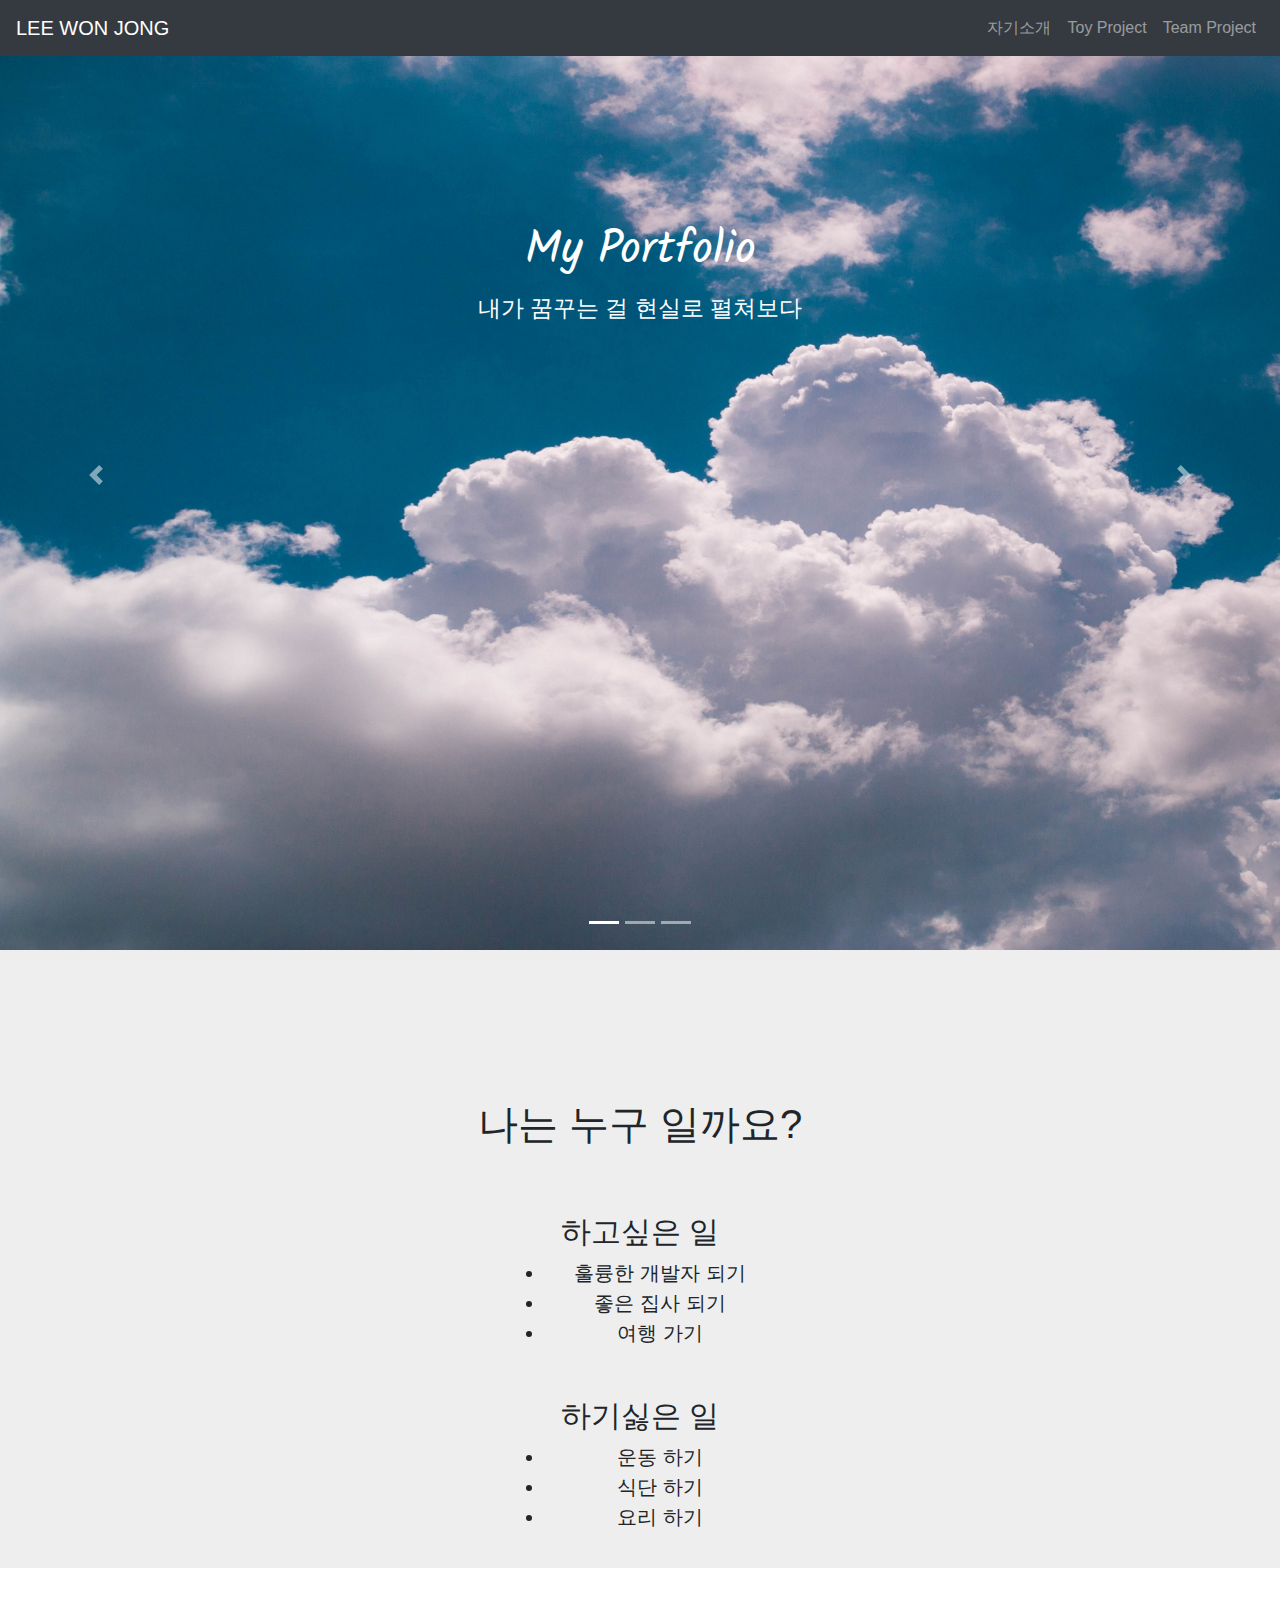
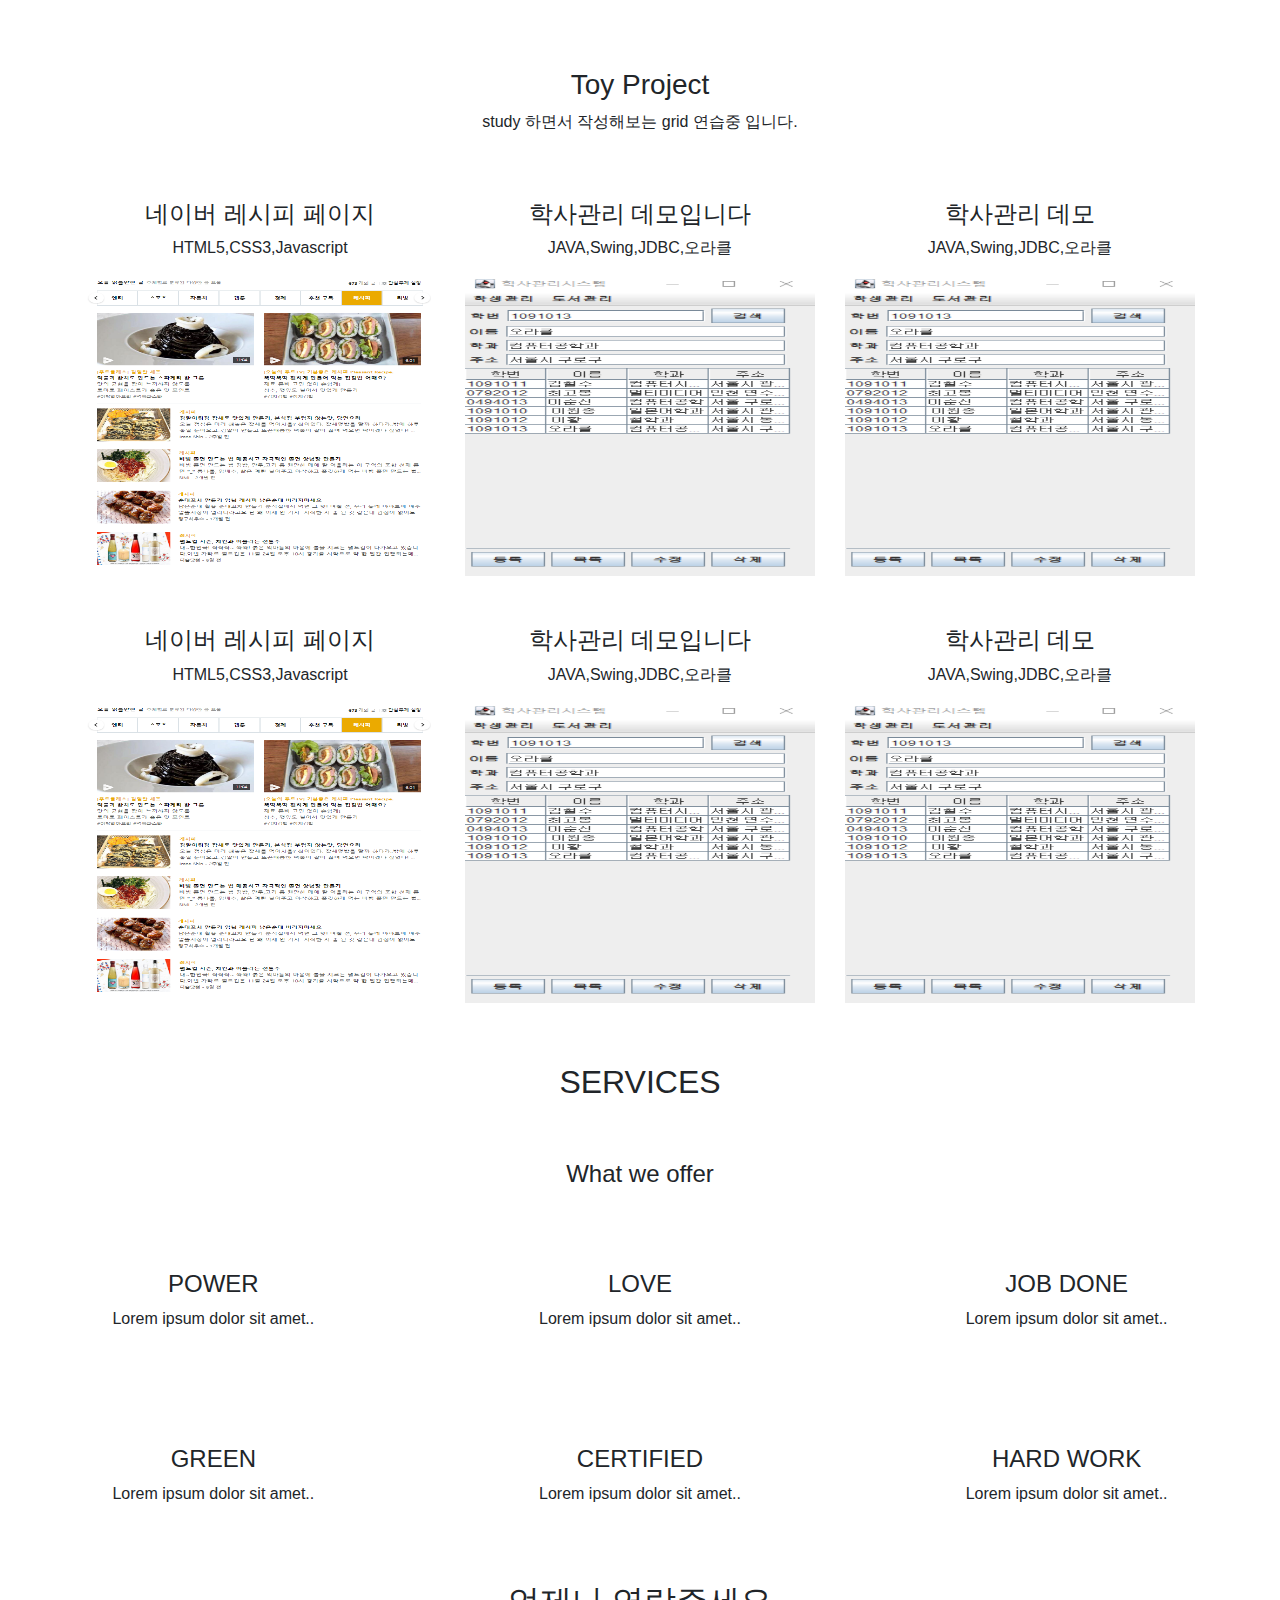
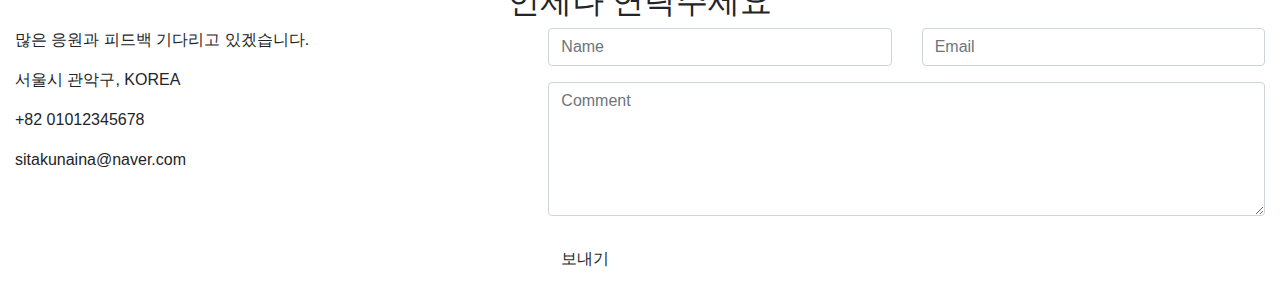
<file: index.html>
<!DOCTYPE html>
<html lang="en">
<head>
    <meta charset="UTF-8">
    <meta http-equiv="X-UA-Compatible" content="IE=edge">
    <meta name="viewport" content="width=device-width, initial-scale=1.0">
    <title>포토폴리오</title>
  <link rel="stylesheet" href="https://cdn.jsdelivr.net/npm/bootstrap@4.6.2/dist/css/bootstrap.min.css">
  <script src="https://cdn.jsdelivr.net/npm/jquery@3.6.1/dist/jquery.min.js"></script>
  <script src="https://cdn.jsdelivr.net/npm/popper.js@1.16.1/dist/umd/popper.min.js"></script>
  <script src="https://cdn.jsdelivr.net/npm/bootstrap@4.6.2/dist/js/bootstrap.bundle.min.js"></script>
  <link rel="stylesheet" href="https://cdnjs.cloudflare.com/ajax/libs/font-awesome/6.2.1/css/all.min.css" integrity="sha512-MV7K8+y+gLIBoVD59lQIYicR65iaqukzvf/nwasF0nqhPay5w/9lJmVM2hMDcnK1OnMGCdVK+iQrJ7lzPJQd1w==" crossorigin="anonymous" referrerpolicy="no-referrer" />
  <link href="https://fonts.googleapis.com/css2?family=Nanum+Brush+Script&family=Solitreo&display=swap" rel="stylesheet">   <!-- 구글폰트 링크 -->
  

  <script>                       // 애니메이션 효과 눌렀을때 스르륵 이동하게 해주는 방법.
    $(document).ready(function(){
      $(".navbar a, footer a[href='#myPage']").on('click', function(event) {
      if (this.hash !== "") {
        event.preventDefault();
        var hash = this.hash;
        $('html, body').animate({
          scrollTop: $(hash).offset().top
        }, 900, function(){
          window.location.hash = hash;
          });
        } 
      });
    })
    $(window).scroll(function() {
      $(".slideanim").each(function(){
        var pos = $(this).offset().top;

        var winTop = $(window).scrollTop();
        if (pos < winTop + 600) {
          $(this).addClass("slide");
        }
      });
    });
    </script>

    <style>
        .container,.container-fluid{padding-top:50px;padding-bottom: 10px;} 
                      /* 오버라이딩 방법. 내가만든 컨테이너가 아니더라도 이런식으로 효과 적용가능. */
        .container h3,h4,.container-fluid h3,h4{padding-top: 50px;}
        .carousel-caption{bottom:62%;}
        .slideanim {visibility:hidden;}
        .slide {
          /* The name of the animation */
          animation-name: slide;
          -webkit-animation-name: slide;
          /* The duration of the animation */
          animation-duration: 1s;
          -webkit-animation-duration: 1s;
          /* Make the element visible */
          visibility: visible;
        }

        /* Go from 0% to 100% opacity (see-through) and specify the percentage from when to slide in the element along the Y-axis */
        @keyframes slide {
          0% {
            opacity: 0;
            transform: translateY(70%);
          }
          100% {
            opacity: 1;
            transform: translateY(0%);
          }
        }
        @-webkit-keyframes slide {
          0% {
            opacity: 0;
            -webkit-transform: translateY(70%);
          }
          100% {
            opacity: 1;
            -webkit-transform: translateY(0%);
          }
        }
    </style>

</head>
<body>
    <!-- 내비게이션 시작. ----------------------------------------------------------------------------------------------------->
    <nav class="navbar navbar-expand-md bg-dark navbar-dark fixed-top">
        <a class="navbar-brand" href="#"><i class="fa-solid fa-user-tie"></i> LEE WON JONG</a>
        <button class="navbar-toggler" type="button" data-toggle="collapse" data-target="#collapsibleNavbar">
          <span class="navbar-toggler-icon"></span>
        </button>
        <div class="collapse navbar-collapse" id="collapsibleNavbar">
          <ul class="navbar-nav ml-auto">   <!--ml-auto 메뉴바 오른쪽 정렬 -->
            <li class="nav-item">
              <a class="nav-link" href="#introduce" data-toggle="collapse" data-target=".navbar-collapse.show">자기소개</a> <!-- href="#" 샷 옆에 이동하고싶은 곳 id 를 작성하면 됨.-->
            </li>
            <li class="nav-item">
              <a class="nav-link" href="#toy" data-toggle="collapse" data-target=".navbar-collapse.show">Toy Project</a>  <!-- data-toggle="collapse" data-target=".navbar-collapse.show 는 메뉴 눌렀을때 사라지게 하는 방법.-->
                                                            
            </li>
            <li class="nav-item">
              <a class="nav-link" href="#" data-toggle="collapse" data-target=".navbar-collapse.show">Team Project</a>
            </li>    
          </ul>
        </div>  
    </nav>
    <!-- 내비게이션 끝.-->
    <!-- carousel 시작.------------------------------------------------------------------------------------------------------------->
    <div id="demo" class="carousel slide" data-ride="carousel">

  <!-- Indicators 여기가 메인 그림창 class="active" 이건 현재 이미지 위치. 밑에 바. data-target="#demo" 는 id를 적어야함.-->  
        <ul class="carousel-indicators">
        <li data-target="#demo" data-slide-to="0" class="active"></li>
        <li data-target="#demo" data-slide-to="1"></li>
        <li data-target="#demo" data-slide-to="2"></li>
        </ul>
  
  <!-- The slideshow  img src 는 이미지 경로. // alt 는 이미지가 출력이 안됐을때 출력되는 글자.-->
  <div class="carousel-inner">
      <div class="carousel-item active">
          <img src="img/img01.jpg" alt="타이틀이미지01" width="1920" height="950"> <!-- 이미지 넣고 사이즈 조절.-->
        <div class="carousel-caption">    <!-- 이미지 안에 글자 표시 넣기 띄우기 가능.-->
          <h3 style="font-size:46px; font-family:'Solitreo',cursive;">My Portfolio</h3>
          <p style="font-size: 23px;">내가 꿈꾸는 걸 현실로 펼쳐보다 <i class="fa-brands fa-twitter"></i> </p>
        </div>
      </div>
    <div class="carousel-item">     
         <img src="img/img02.jpg" alt="타이틀이미지02" width="1920" height="950">
      <div class="carousel-caption">     <!-- 이미지 안에 글자 표시 넣기 띄우기 가능.-->
        <h3 style="font-size:46px; font-family:'Solitreo',cursive;" >My Portfolio</h3>
        <p style="font-size: 23px;" >개발자를 꿈꾸는 Portfolio <i class="fa-regular fa-paper-plane"></i> </p>
      </div>
    </div>
    <div class="carousel-item">     
        <img src="img/img03.jpg" alt="타이틀이미지03" width="1920" height="950">
      <div class="carousel-caption">     <!-- 이미지 안에 글자 표시 넣기 띄우기 가능.-->
        <h3 style="font-size:46px; font-family:'Solitreo',cursive;" >My Portfolio</h3>
        <p style="font-size: 23px;" >끝날때 까지 끝난게 아니다 <i class="fa-brands fa-angellist"></i> </p>
      </div>
    </div>
  </div>
  
  <!-- Left and right controls -->
     <a class="carousel-control-prev" href="#demo" data-slide="prev">
        <span class="carousel-control-prev-icon"></span>
     </a>
    <a class="carousel-control-next" href="#demo" data-slide="next">
        <span class="carousel-control-next-icon"></span>
  </a>

    </div>
    <!-- carousel 끝.-->
        
    <!-- 자기소개 시작. --------------------------------------------------------------------------------------------------------------->
    <div id="introduce" class="container-fluid" style="background: #eeeeee;">  <!-- container-fluid 는 색을 좌우 전체까지 칠하는 방법.-->
        <div class="container text-center"> <!-- container 는 양쪽 여백이 기본적으로 있음.  text-center 리스트 가운데 정렬 하고 싶으면 사용.-->
            <h3 style="font-family: 'Gothic A1', sans-serif; font-size: 40px;"> <i class="fa-regular fa-circle-user"> </i> 나는 누구 일까요?</h3>
              <!-- style="font-family: 'Gothic A1', sans-serif;"> 폰트 적용방법..-->
            <p>
                <h4 style="font-size: 30px;">하고싶은 일 <i class="fa-regular fa-thumbs-up"></i> </h4>
                <ul style="width:270px; margin:auto;">
                    <li style="font-size: 20px;">훌륭한 개발자 되기 <i class="fa-solid fa-desktop"></i> </li>
                    <li style="font-size: 20px;">좋은 집사 되기 <i class="fa-solid fa-cat"></i> </li>
                    <li style="font-size: 20px;">여행 가기 <i class="fa-solid fa-plane-up"></i> </li>
                </ul>
                <h4 style="font-size: 30px;">하기싫은 일 <i class="fa-regular fa-thumbs-down"></i> </h4>
                <ul style="width:270px; margin:auto;">
                    <li style="font-size: 20px;">운동 하기 <i class="fa-solid fa-dumbbell"></i> </li>
                    <li style="font-size: 20px;">식단 하기 <i class="fa-solid fa-utensils"></i> </li>
                    <li style="font-size: 20px;">요리 하기 <i class="fa-solid fa-plate-wheat"></i> </li>
                </ul>
            </p>
        </div>
    </div>
    <!-- 자기소개 끝.-->

    <!-- toy project 시작.------------------------------------------------------------------------------------------------------------------->
    <!-- Grid는 화면분활 방법. 화면에 12로 나눠지도록 되어있음. 예) 2개로 분활 하려면 6/6 이렇게 해서 딱 2개로 분활됨. 4/4/4 3개분활. 3/6/3 등등. 번호 안쓰면 균등분활됨.--> 
    <div id="toy" class="container text-center"> <!-- container  -->
        <h3><i class="fa-brands fa-docker" style="color:gold"></i> Toy Project</h3>
        <p>study 하면서 작성해보는 grid 연습중 입니다.</p>

        <div class="row"> <!-- grid 는 row 로 시작함.-->
          <div class="col-sm-4">    <!-- 사이즈 sm-4 로 해서 3개로 나누겠다는 것. 총12로 떨어져야 함. -->
            <h4>네이버 레시피 페이지</h4>
            <p>HTML5,CSS3,Javascript</p>
            <a href="toy/naver/naver_food.html" target="_blank">
            <img width = "100%" height="300px" src="img/pic01.png" alt="네이버 레시피 페이지"></a>
          </div>
          <div class="col-sm-4">    <!-- 사이즈 sm-4 로 해서 3개로 나누겠다는 것. -->
            <h4>학사관리 데모입니다</h4>
            <p>JAVA,Swing,JDBC,오라클</p>
            <a href="https://youtu.be/VMuT2qGxSSI" target="_blank">
            <img width = "100%" height="300px" src="img/pic02.png" alt="학사관리 프로그램"></a>
          </div>
          <div class="col-sm-4">    <!-- 사이즈 sm-4 로 해서 3개로 나누겠다는 것. -->
            <h4>학사관리 데모</h4>
            <p>JAVA,Swing,JDBC,오라클</p>
            <a href="https://youtu.be/VMuT2qGxSSI" target="_blank">
            <img width = "100%" height="300px" src="img/pic02.png" alt="학사관리 프로그램"></a>
          </div>
        </div>
        <div class="row"> <!-- grid 는 row 로 시작함.-->
          <div class="col-sm-4">    <!-- 사이즈 sm-4 로 해서 3개로 나누겠다는 것. 총12로 떨어져야 함. -->
            <h4>네이버 레시피 페이지</h4>
            <p>HTML5,CSS3,Javascript</p>
            <a href="toy/naver/naver_food.html" target="_blank">
            <img width = "100%" height="300px" src="img/pic01.png" alt="네이버 레시피 페이지"></a>
          </div>
          <div class="col-sm-4">    <!-- 사이즈 sm-4 로 해서 3개로 나누겠다는 것. -->
            <h4>학사관리 데모입니다</h4>
            <p>JAVA,Swing,JDBC,오라클</p>
            <a href="https://youtu.be/VMuT2qGxSSI" target="_blank">
            <img width = "100%" height="300px" src="img/pic02.png" alt="학사관리 프로그램"></a>
          </div>
          <div class="col-sm-4">    <!-- 사이즈 sm-4 로 해서 3개로 나누겠다는 것. -->
            <h4>학사관리 데모</h4>
            <p>JAVA,Swing,JDBC,오라클</p>
            <a href="https://youtu.be/VMuT2qGxSSI" target="_blank">
            <img width = "100%" height="300px" src="img/pic02.png" alt="학사관리 프로그램"></a>
          </div>
        </div>
      </div>
      
      <!-- 소개 스팩? -->
      <div class="container-fluid text-center">
        <h2>SERVICES</h2>
        <h4>What we offer</h4>
        <br>
        <div class="row">
          <div class="col-sm-4">
            <span class="glyphicon glyphicon-off"></span>
            <h4>POWER</h4>
            <p>Lorem ipsum dolor sit amet..</p>
          </div>
          <div class="col-sm-4">
            <span class="glyphicon glyphicon-heart"></span>
            <h4>LOVE</h4>
            <p>Lorem ipsum dolor sit amet..</p>
          </div>
          <div class="col-sm-4">
            <span class="glyphicon glyphicon-lock"></span>
            <h4>JOB DONE</h4>
            <p>Lorem ipsum dolor sit amet..</p>
          </div>
          </div>
          <br><br>
        <div class="row">
          <div class="col-sm-4">
            <span class="glyphicon glyphicon-leaf"></span>
            <h4>GREEN</h4>
            <p>Lorem ipsum dolor sit amet..</p>
          </div>
          <div class="col-sm-4">
            <span class="glyphicon glyphicon-certificate"></span>
            <h4>CERTIFIED</h4>
            <p>Lorem ipsum dolor sit amet..</p>
          </div>
          <div class="col-sm-4">
            <span class="glyphicon glyphicon-wrench"></span>
            <h4>HARD WORK</h4>
            <p>Lorem ipsum dolor sit amet..</p>
          </div>
        </div>
      </div>
      <!-- 소개 스팩? 끝-->

    <!-- address 추가 시작.-->
    <div class="container-fluid bg-grey">
      <h2 class="text-center" style=>언제나 연락주세요</h2>
      <div class="row">
        <div class="col-sm-5">
          <p>많은 응원과 피드백 기다리고 있겠습니다.</p>
          <p><span class="glyphicon glyphicon-map-marker"></span> 서울시 관악구, KOREA</p>
          <p><span class="glyphicon glyphicon-phone"></span> +82 01012345678</p>
          <p><span class="glyphicon glyphicon-envelope"></span> sitakunaina@naver.com</p>
        </div>
        <div class="col-sm-7">
          <div class="row">
            <div class="col-sm-6 form-group">
              <input class="form-control" id="name" name="name" placeholder="Name" type="text" required>
            </div>
            <div class="col-sm-6 form-group">
              <input class="form-control" id="email" name="email" placeholder="Email" type="email" required>
            </div>
          </div>
          <textarea class="form-control" id="comments" name="comments" placeholder="Comment" rows="5"></textarea><br>
          <div class="row">
            <div class="col-sm-12 form-group">
              <button class="btn btn-default pull-right" type="submit">보내기</button>
            </div>
          </div>
        </div>
      </div>
    </div>
    <!-- address 추가 끝.-->

    <!-- toy project 끝.-->
</body>
</html>
</file>
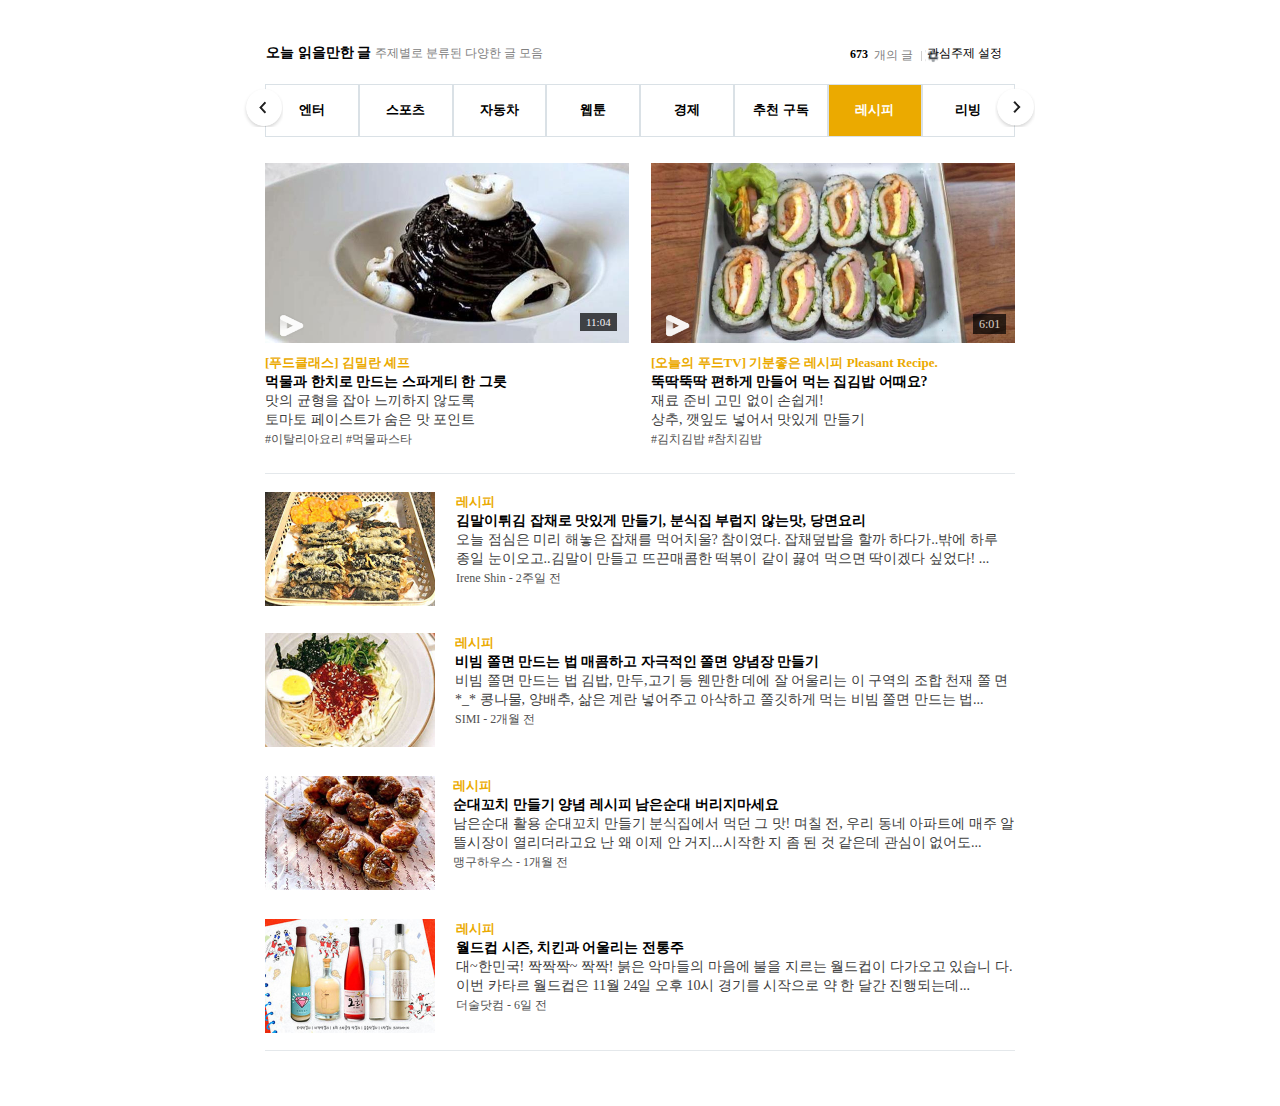
<file: toy/naver/naver_food.html>
<!DOCTYPE html>
<html>
<head>
<meta charset="UTF-8">
<title>최종과제 네이버 레시피 페이지</title>
<link rel="stylesheet" type="text/css" href="css\naver.css">
<style type="text/css"></style>
</head>
<body>
	<div class="body">
		<div class="box">
		<label class="label01"><b>오늘 읽을만한 글</b></label>
		<span class="label02">주제별로 분류된 다양한 글 모음</span>
		<span class="label03"><b>673</b></span>
		<span class="label04">개의 글</span>
			<img class="a" src="img\navera.gif" width="1px" height="auto">
			<img class="a2" src="img\sp_1.png" width="16px" height="13px">
			<span class="a3">관심주제 설정</span>
		</div>
			<div class="box02">
				<div class="btn white" id="hbtn"><b>엔터</b></div>
		 		<div class="btn white" id="lbtn"><b>스포츠</b></div>
		 		<div class="btn white" id="lbtn"><b>자동차</b></div>
		 		<div class="btn white" id="lbtn"><b>웹툰</b></div>
		 		<div class="btn white" id="lbtn"><b>경제</b></div>
				<div class="btn white" id="lbtn"><b>추천 구독</b></div>
				<div class="btn yellow" id="lbtn"><b>레시피</b></div>
				<div class="btn white" id="lbtn"><b>리빙</b></div>
				<div class="btn01">
					<img class="img01" src="img\sp_2.png">
				</div>
				<div class="btn02">
					<img class="img02" src="img\sp_3.png">
				</div>
			</div>
		<div class="midbody">
			<div class="mid_imgbody01">
				<div class="mid_item01">
					<img class="mid_in01" src="img\sp_4.png">
					<span class="time01">11:04</span>
				</div>
				<img src="img\top-left.jpeg" width="364px" height="180px">
			</div>
			<div class="box03">
				<label class="ft1"><b>[푸드클래스] 김밀란 셰프</b></label><br>
				<label class="ft2"><b>먹물과 한치로 만드는 스파게티 한 그릇</b></label><br>
				<label class="ft3">맛의 균형을 잡아 느끼하지 않도록<br>토마토 페이스트가 숨은 맛 포인트</label><br>
				<label class="ft4">#이탈리아요리 #먹물파스타</label>
			</div>
			<div class="mid_imgbody02">
				<div class="mid_item02">
					<img class="mid_in02" src="img\sp_4.png">
					<span class="time02">6:01</span>
				</div>
				<img src="img\top-right.jpeg" width="364px" height="180px">
			</div>
			<div class="box04">
				<label class="ft1"><b>[오늘의 푸드TV] 기분좋은 레시피 Pleasant Recipe.</b></label><br>
				<label class="ft2"><b>뚝딱뚝딱 편하게 만들어 먹는 집김밥 어때요?</b></label><br>
				<label class="ft3">재료 준비 고민 없이 손쉽게!<br>상추, 깻잎도 넣어서 맛있게 만들기</label><br>
				<label class="ft4">#김치김밥 #참치김밥</label>
			</div>
		</div>
		<div class="bottom01">
				<img src="img\img_list1.jpg" width="170px" height="114">
			<div class="bottom_box01">
				<label class="ft1"><b>레시피</b></label><br>
				<label class="ft2"><b>김말이튀김 잡채로 맛있게 만들기, 분식집 부럽지 않는맛, 당면요리</b></label><br>
				<label class="ft3">오늘 점심은 미리 해놓은 잡채를 먹어치울? 참이였다. 잡채덮밥을 할까 하다가..밖에 하루<br>
				종일 눈이오고..김말이 만들고 뜨끈매콤한 떡볶이 같이 끓여 먹으면 딱이겠다 싶었다! ...</label><br>
				<label class="ft4">Irene Shin - 2주일 전</label>
			</div>
			<div class="bottom02">
				<img src="img\img_list2.jpg" width="170px" height="114" style="float:left;">
			<div class="bottom_box02">
				<label class="ft1"><b>레시피</b></label><br>
				<label class="ft2"><b>비빔 쫄면 만드는 법 매콤하고 자극적인 쫄면 양념장 만들기</b></label><br>
				<label class="ft3">비빔 쫄면 만드는 법 김밥, 만두,고기 등 웬만한 데에 잘 어울리는 이 구역의 조합 천재 쫄
				면 *_* 콩나물, 양배추, 삶은 계란 넣어주고 아삭하고 쫄깃하게 먹는 비빔 쫄면 만드는 법...</label><br>
				<label class="ft4">SIMI - 2개월 전</label>
			</div>
			</div>
			<div class="bottom03">
				<img src="img\img_list3.jpg" width="170px" height="114" style="float:left;">
			<div class="bottom_box03">
				<label class="ft1"><b>레시피</b></label><br>
				<label class="ft2"><b>순대꼬치 만들기 양념 레시피 남은순대 버리지마세요</b></label><br>
				<label class="ft3">남은순대 활용 순대꼬치 만들기 분식집에서 먹던 그 맛! 며칠 전, 우리 동네 아파트에 매주
				알뜰시장이 열리더라고요 난 왜 이제 안 거지...시작한 지 좀 된 것 같은데 관심이 없어도...</label><br>
				<label class="ft4">맹구하우스 - 1개월 전</label>
			</div>
			</div>
			<div class="bottom04">
				<img src="img\img_list4.jpg" width="170px" height="114" style="float:left;">
			<div class="bottom_box04">
				<label class="ft1"><b>레시피</b></label><br>
				<label class="ft2"><b>월드컵 시즌, 치킨과 어울리는 전통주</b></label><br>
				<label class="ft3">대~한민국! 짝짝짝~ 짝짝! 붉은 악마들의 마음에 불을 지르는 월드컵이 다가오고 있습니
				다.이번 카타르 월드컵은 11월 24일 오후 10시 경기를 시작으로 약 한 달간 진행되는데...</label><br>
				<label class="ft4">더술닷컴 - 6일 전</label>
			</div>
			</div>	
		</div>
	</div>
</body>
</html>
</file>
